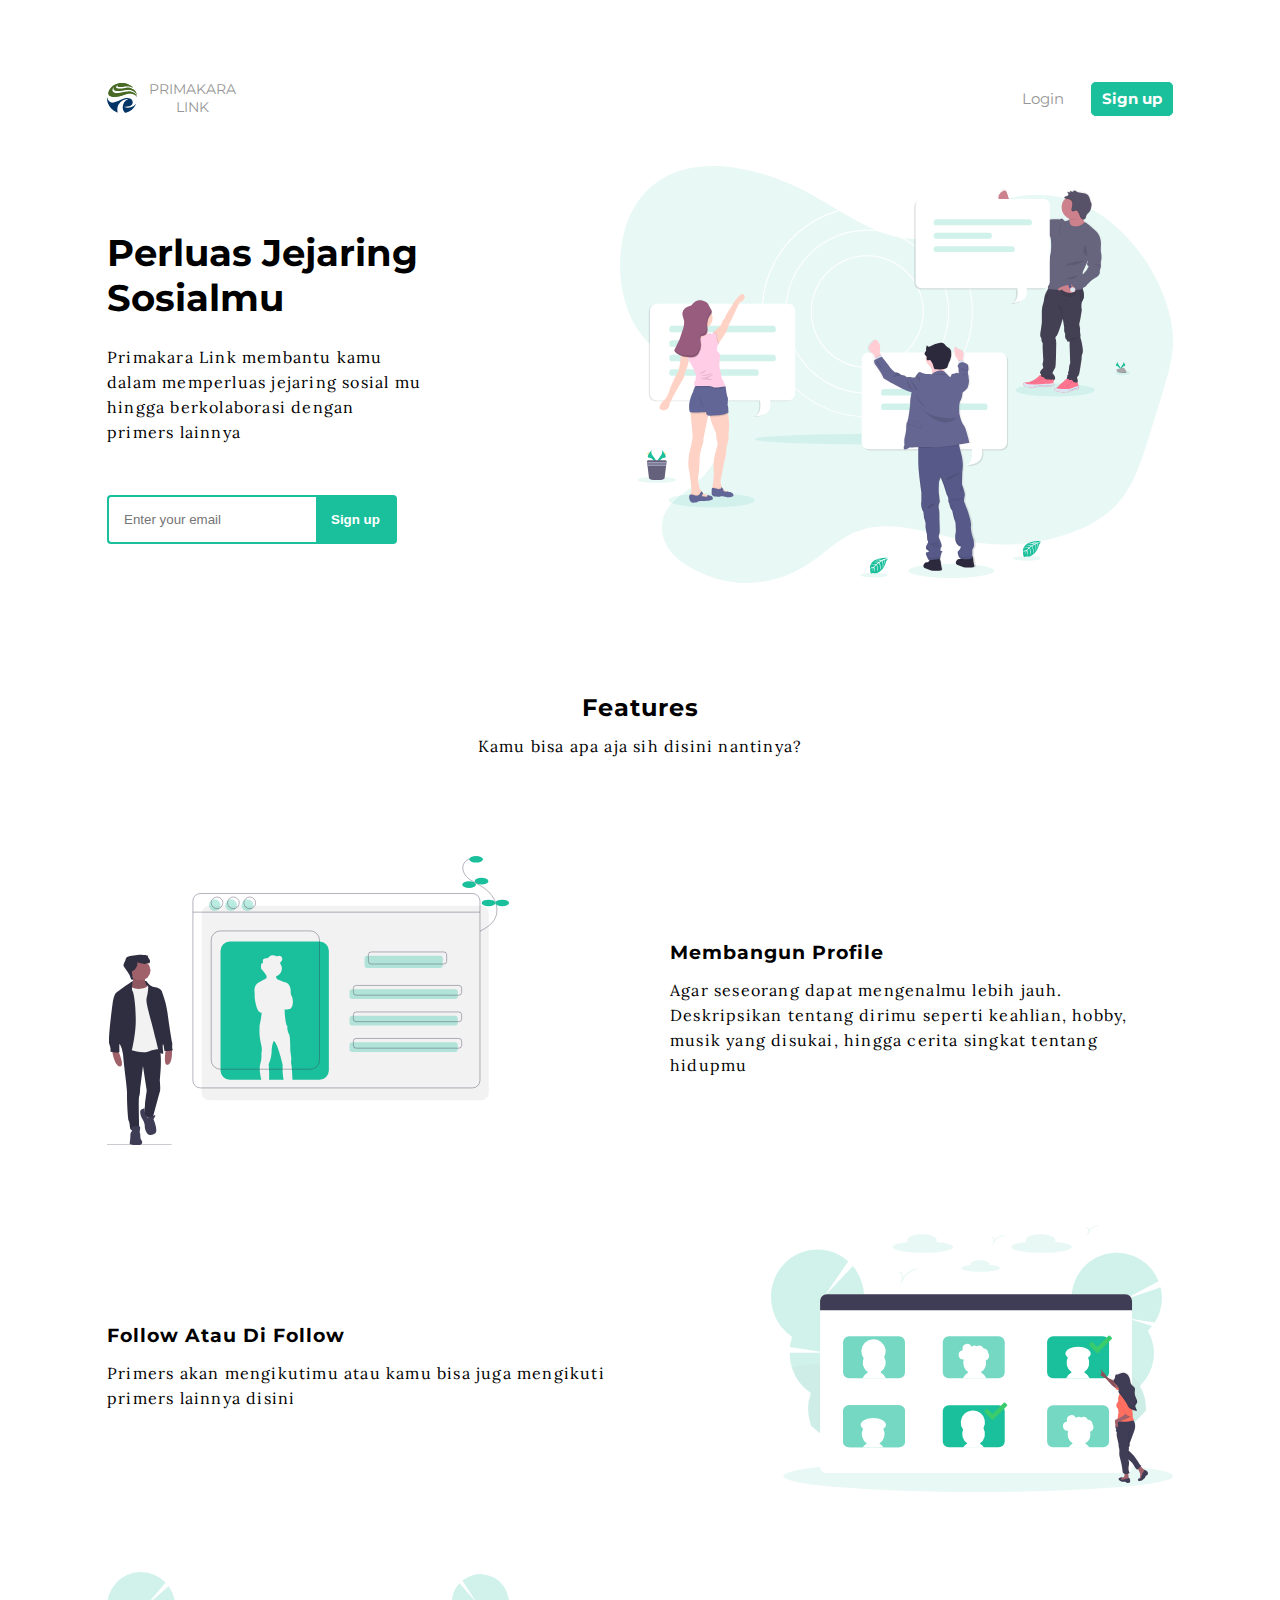
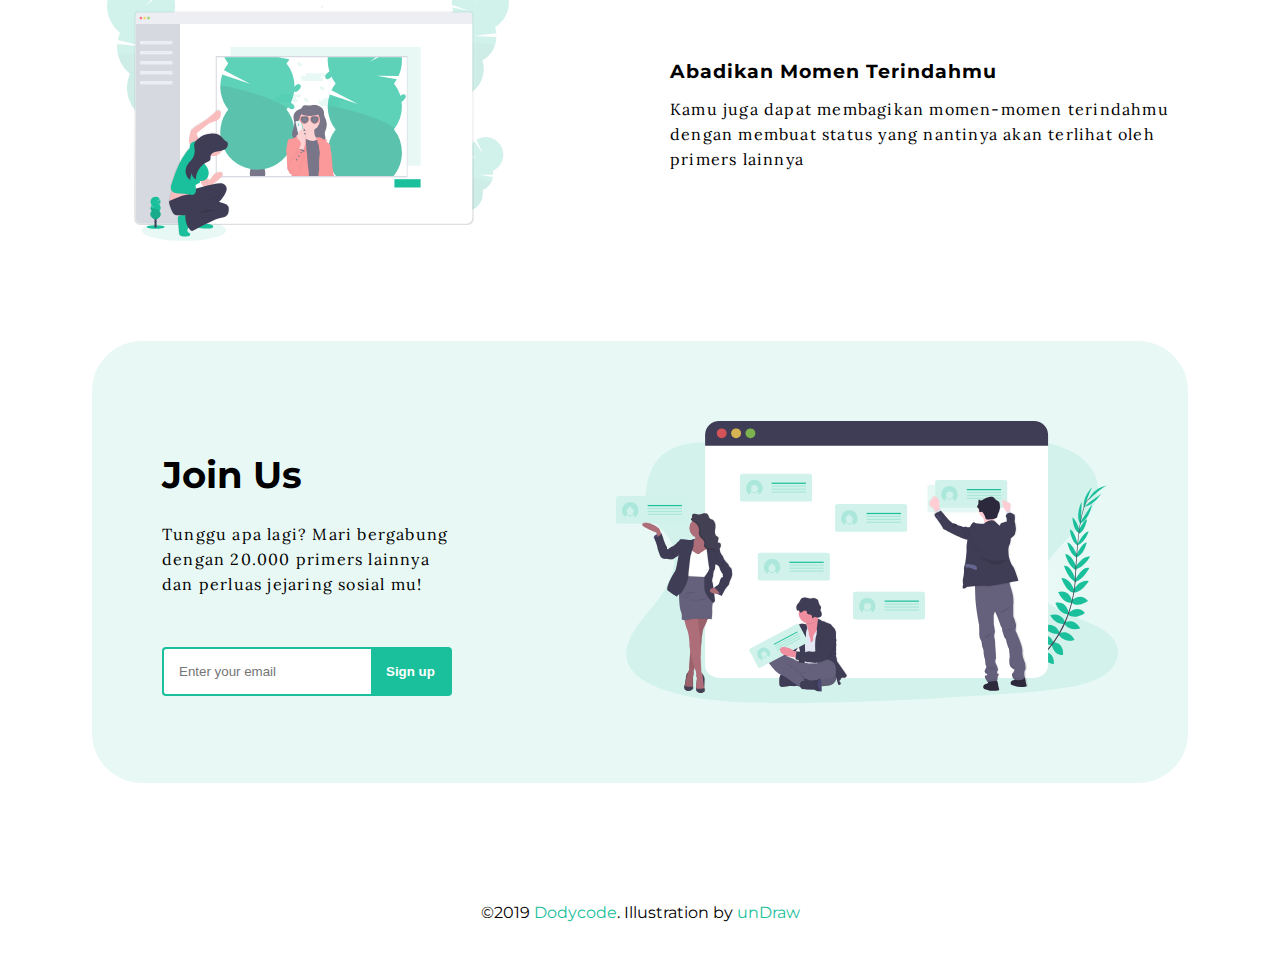
<file: index.html>
<!DOCTYPE html>
<html>

<head>
    <meta charset="utf-8">
    <meta content="width=device-width, initial-scale=1" name="viewport">
    <title>Primakara Link - Perluas jejaring sosialmu dengan primers lainnya</title>
    <link rel="stylesheet" type="text/css" href="css/bootstrap-grid.min.css">
    <link href="https://fonts.googleapis.com/css?family=Montserrat:300,400|Lora" rel="stylesheet">
    <link rel="stylesheet" type="text/css" href="css/custom-style.css">
    <link rel="apple-touch-icon" sizes="180x180" href="/apple-touch-icon.png">
	<link rel="icon" type="image/png" sizes="32x32" href="/favicon-32x32.png">
	<link rel="icon" type="image/png" sizes="16x16" href="/favicon-16x16.png">
	<link rel="manifest" href="/site.webmanifest">
</head>

<body>
    <div class="main-wrapper">
        <!-- Header -->
        <header class="main-header">
            <!-- Navigation -->
            <div class="main-nav">
                <div class="container d-flex justify-content-between align-items-center">
                    <div class="main-nav-logo">
                        <img src="img/main-logo.svg">
                        <span class="d-none d-lg-inline-block">Primakara <br />Link</span>
                    </div>
                    <nav class="main-nav-links">
                        <a href="/pages/login.html">Login</a>
                        <a class="btn-link" href="/pages/register.html">Sign up</a>
                    </nav>
                </div>
            </div>
            <!-- Banner -->
            <div class="main-banner">
                <div class="row d-flex justify-content-between align-items-center">
                    <div class="col">
                        <div class="container">
                            <h1 class="lead">Perluas jejaring sosialmu</h1>
                            <p class="desc">Primakara Link membantu kamu dalam memperluas jejaring sosial mu hingga berkolaborasi dengan primers lainnya</p>
                            <form autocomplete="off" action="/pages/register.html" method="get">
                                <div class="input-group">
                                    <input type="text" name="email" placeholder="Enter your email" required>
                                    <div class="input-group-prepend">
                                        <button type="submit">Sign up</button>
                                    </div>
                                </div>
                            </form>
                        </div>
                    </div>
                    <div class="col-lg-8 d-none d-lg-block">
                        <div class="container d-flex flex-column align-items-end">
                            <img src="img/header-bg.svg">
                        </div>
                    </div>
                </div>
            </div>
        </header>
        <main class="content-section">
            <div class="content-section-heading d-flex flex-column align-items-center">
                <h2>Features</h2>
                <p>Kamu bisa apa aja sih disini nantinya?</p>
            </div>
            <div class="content-section-main">
                <div class="row d-flex justify-content-between align-items-center">
                    <div class="col-6">
                        <div class="container d-flex flex-column align-items-start">
                            <img src="img/feature-1.svg">
                        </div>
                    </div>
                    <div class="col">
                        <div class="container">
                            <h3>Membangun Profile</h3>
                            <p>Agar seseorang dapat mengenalmu lebih jauh. Deskripsikan tentang dirimu seperti keahlian, hobby, musik yang disukai, hingga cerita singkat tentang hidupmu</p>
                        </div>
                    </div>
                </div>
                <div class="row d-flex justify-content-between align-items-center">
                    <div class="col-6 order-1">
                        <div class="container">
                            <h3>Follow atau di Follow</h3>
                            <p>Primers akan mengikutimu atau kamu bisa juga mengikuti primers lainnya disini</p>
                        </div>
                    </div>
                    <div class="col order-2">
                        <div class="container d-flex flex-column align-items-end">
                            <img src="img/feature-2.svg">
                        </div>
                    </div>
                </div>
                <div class="row d-flex justify-content-between align-items-center" style="margin-bottom: 100px">
                    <div class="col-6">
                        <div class="container d-flex flex-column align-items-start">
                            <img src="img/feature-3.svg">
                        </div>
                    </div>
                    <div class="col">
                        <div class="container">
                            <h3>Abadikan momen terindahmu</h3>
                            <p>Kamu juga dapat membagikan momen-momen terindahmu dengan membuat status yang nantinya akan terlihat oleh primers lainnya</p>
                        </div>
                    </div>
                </div>
                <div class="section-three">
                    <div class="container">
                        <div class="row d-flex justify-content-between align-items-center mb-0">
                            <div class="col">
                                <h1 class="lead">Join us</h1>
                                <p class="desc">Tunggu apa lagi? Mari bergabung dengan 20.000 primers lainnya dan perluas jejaring sosial mu!</p>
                                <form autocomplete="off" action="/pages/register.html" method="get">
                                    <div class="input-group">
                                        <input type="text" name="username" placeholder="Enter your email" required>
                                        <div class="input-group-prepend">
                                            <button type="submit">Sign up</button>
                                        </div>
                                    </div>
                                </form>
                            </div>
                            <div class="col-lg-8 d-none d-lg-block">
                                <div class="d-flex flex-column align-items-end">
                                    <img src="img/section-three.svg">
                                </div>
                            </div>
                        </div>
                    </div>
                </div>
            </div>
        </main>
        <footer class="main-footer d-flex flex-column align-items-center">
        	<div class="main-footer-content">
        		&copy;2019 <a href="https://github.com/dodycode" target="_blank">Dodycode</a>. Illustration by <a href="https://undraw.co/illustrations" target="_blank">unDraw</a>
        	</div>
        </footer>
    </div>
</body>

</html>
</file>
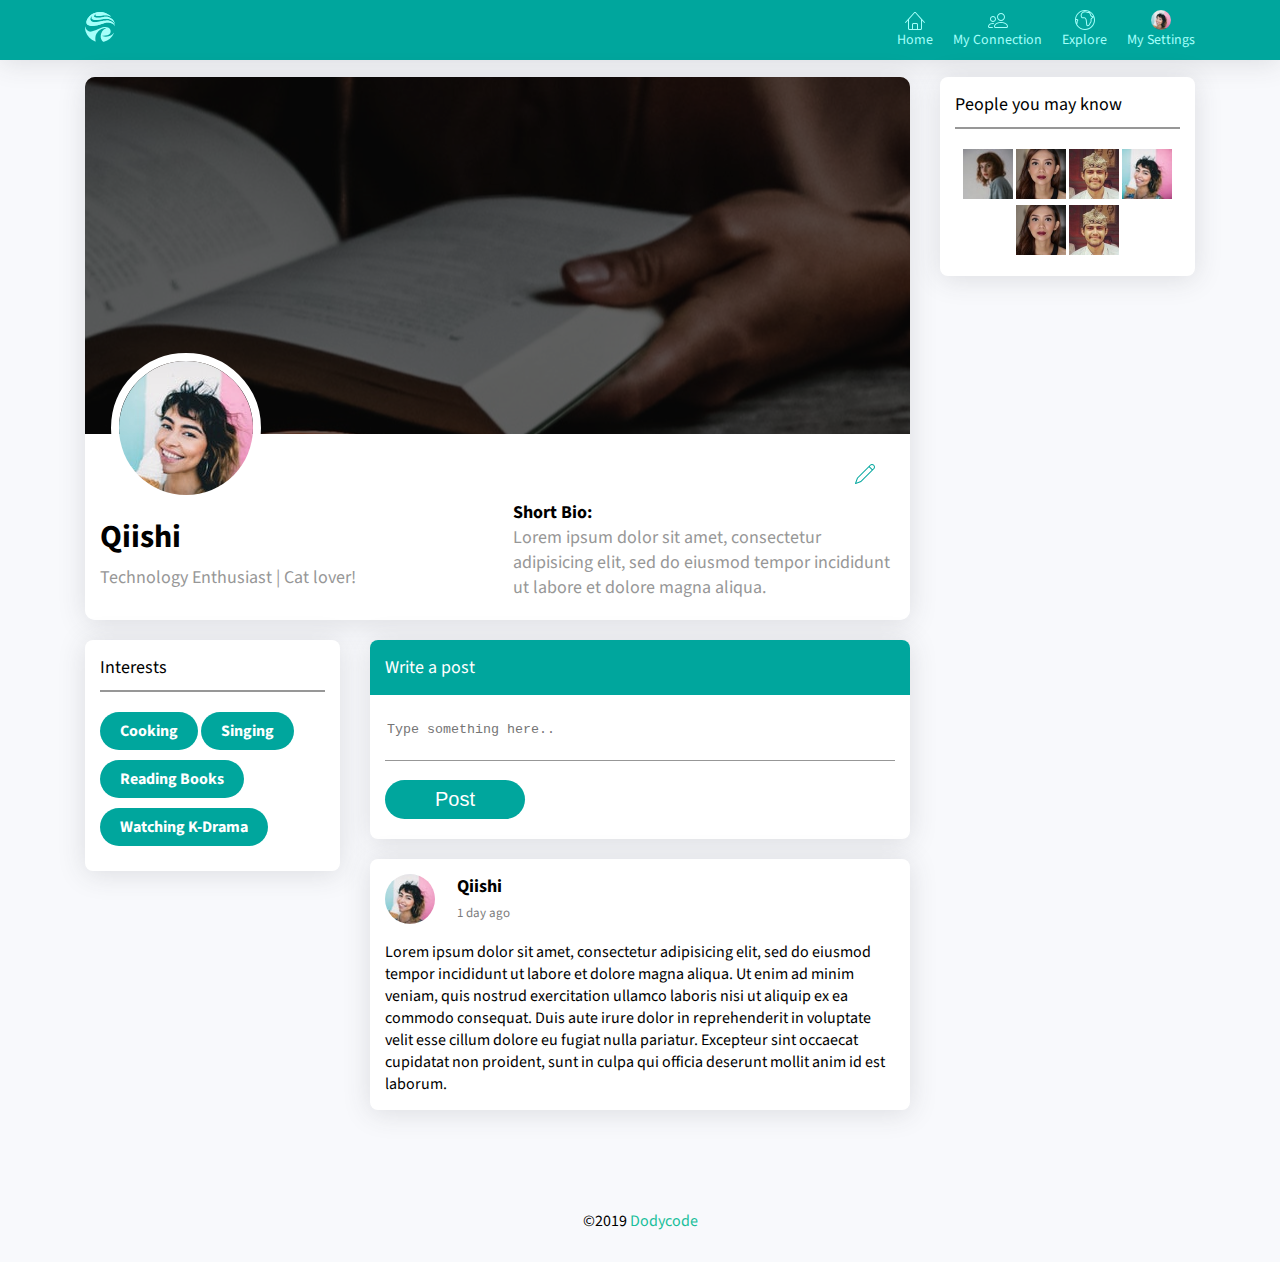
<file: pages/dashboard.html>
<!DOCTYPE html>
<html>

<head>
    <meta charset="utf-8">
    <meta content="width=device-width, initial-scale=1" name="viewport">
    <title>Primakara Link - Perluas jejaring sosialmu dengan primers lainnya</title>
    <link rel="stylesheet" type="text/css" href="../css/bootstrap-grid.min.css">
    <link rel="stylesheet" type="text/css" href="../css/dashboard.css">
    <link href="https://fonts.googleapis.com/css?family=Source+Sans+Pro:400,700" rel="stylesheet">
</head>

<body>
    <header class="main-header shadow">
        <div class="container d-flex justify-content-between align-items-center">
            <a href="/">
                <div class="main-nav-logo">
                    <img src="../img/primakara-logo.svg">
                </div>
            </a>
            <button id="mobile-nav-toggle" class="mobile-nav-toggle">
                <img id="open" src="../img/lnr-menu.svg" />
                <img id="close" src="../img/lnr-cross.svg" style="display: none;" />
            </button>
            <nav class="main-nav-links d-flex desktop">
                <a href="#" class="d-flex flex-column align-items-center">
                    <img src="../img/lnr-home.svg" />
                    <span>Home</span>
                </a>
                <a href="#" class="d-flex flex-column align-items-center">
                    <img src="../img/lnr-users.svg" />
                    <span>My Connection</span>
                </a>
                <a href="#" class="d-flex flex-column align-items-center">
                    <img src="../img/lnr-earth.svg" />
                    <span>Explore</span>
                </a>
                <a href="#" class="d-flex flex-column align-items-center">
                    <img class="rounded-circle" src="../img/user.jpg" />
                    <span>My Settings</span>
                </a>
            </nav>
        </div>
    </header>
    <main>
        <div class="container">
            <div class="row">
                <div class="col-lg-9">
                    <!-- section: User info -->
                    <div class="main-user-info shadow">
                        <div class="main-user-info-cover">
                            <div class="centercrop">
                                <img src="../img/bg-cover-user.jpg">
                            </div>
                        </div>
                        <div class="main-user-info-desc">
                            <div class="main-user-avatar">
                                <img src="../img/user-main-avatar.jpg" alt="Qiishi">
                            </div>
                            <div class="main-user-desc">
                                <div class="container">
                                    <div class="row flex-column flex-md-row">
                                        <div class="col" style="margin-top: 60px;">
                                            <h1>Qiishi</h1>
                                            <p>Technology Enthusiast | Cat lover!</p>
                                        </div>
                                        <div class="col">
                                            <div class="edit-btn">
                                                <img src="../img/lnr-pencil.svg">
                                            </div>
                                            <div class="additional-info">
                                                <p style="color: #000;font-weight: 700;">Short Bio: </p>
                                                <p>Lorem ipsum dolor sit amet, consectetur adipisicing elit, sed do eiusmod
                                                    tempor incididunt ut labore et dolore magna aliqua. </p>
                                            </div>
                                        </div>
                                    </div>
                                </div>
                            </div>
                        </div>
                    </div>
                    <!-- Section: posts -->
                    <div class="main-post">
                        <div class="row">
                            <div class="col">
                                <div class="card shadow">
                                    <div class="container">
                                        <div class="card-header">
                                            <span>Interests</span>
                                        </div>
                                        <div class="card-content">
                                            <span class="badge d-inline-block">Cooking</span>
                                            <span class="badge d-inline-block">Singing</span>
                                            <span class="badge d-inline-block">Reading Books</span>
                                            <span class="badge d-inline-block">Watching K-Drama</span>
                                        </div>
                                    </div>
                                </div>
                            </div>
                            <div class="col-lg-8">
                                <!-- Section: Write a post -->
                                <div class="card shadow no-pad">
                                    <div class="card-header with-bg">
                                        <div class="container" style="padding-top:15px;padding-bottom:5px;">
                                            <span>Write a post</span>
                                        </div>
                                    </div>
                                    <div class="card-content">
                                        <div class="container" style="padding-top:5px;padding-bottom:20px;">
                                            <textarea placeholder="Type something here.."></textarea>
                                            <button class="submit-post-btn">Post</button>
                                        </div>
                                    </div>
                                </div>
                                <!-- Section: Posts -->
                                <div class="card posts shadow">
                                    <div class="container">
                                        <div class="card-header">
                                            <img class="d-inline-block" src="../img/user.jpg">
                                            <span class="post-user-info d-inline-block">
                                                <p>Qiishi</p>
                                                <span>1 day ago</span>
                                            </span>
                                        </div>
                                        <div class="card-content">
                                            Lorem ipsum dolor sit amet, consectetur adipisicing elit, sed do eiusmod
                                            tempor incididunt ut labore et dolore magna aliqua. Ut enim ad minim veniam,
                                            quis nostrud exercitation ullamco laboris nisi ut aliquip ex ea commodo
                                            consequat. Duis aute irure dolor in reprehenderit in voluptate velit esse
                                            cillum dolore eu fugiat nulla pariatur. Excepteur sint occaecat cupidatat non
                                            proident, sunt in culpa qui officia deserunt mollit anim id est laborum.
                                        </div>
                                    </div>
                                </div>
                            </div>
                        </div>
                    </div>
                </div>
                <div class="col">
                    <!-- Section: People you may know -->
                    <div class="card other-people shadow">
                        <div class="container">
                            <div class="card-header">
                                <span>People you may know</span>
                            </div>
                            <div class="card-content" style="text-align: center;">
                                <span class="rounded-circle d-inline-block">
                                    <img src="../img/user-2.jpg">
                                </span>
                                <span class="rounded-circle d-inline-block">
                                    <img src="../img/user-3.jpg">
                                </span>
                                <span class="rounded-circle d-inline-block">
                                    <img src="../img/user-4.jpg">
                                </span>
                                <span class="rounded-circle d-inline-block">
                                    <img src="../img/user.jpg">
                                </span>
                                <span class="rounded-circle d-inline-block">
                                    <img src="../img/user-3.jpg">
                                </span>
                                <span class="rounded-circle d-inline-block">
                                    <img src="../img/user-4.jpg">
                                </span>
                            </div>
                        </div>
                    </div>
                </div>
            </div>
        </div>
    </main>
    <footer class="main-footer d-flex flex-column align-items-center">
        <div class="main-footer-content">
            &copy;2019 <a href="https://github.com/dodycode" target="_blank">Dodycode</a>
        </div>
    </footer>

    <!-- Mobile nav -->
    <nav id="mobile-nav" class="main-nav-links d-flex flex-column mobile">
        <a href="#" class="d-flex flex-column">
            <span>Home</span>
        </a>
        <a href="#" class="d-flex flex-column">
            <span>My Connection</span>
        </a>
        <a href="#" class="d-flex flex-column">
            <span>Explore</span>
        </a>
        <a href="#" class="d-flex flex-column">
            <span>My Settings</span>
        </a>
    </nav>

    <script src="../js/app.js"></script>
</body>

</html>
</file>
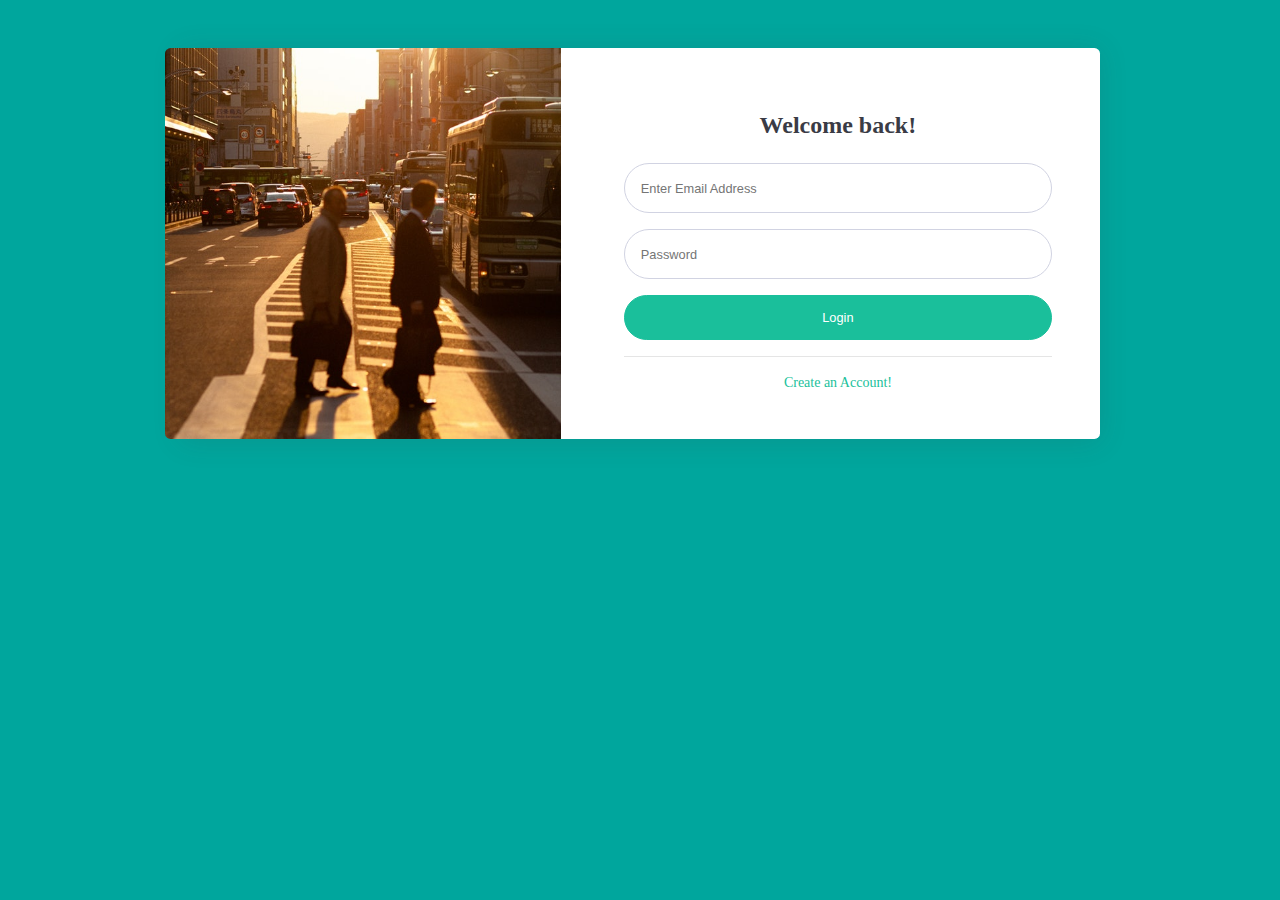
<file: pages/login.html>
<!DOCTYPE html>
<html>
<head>
	<meta charset="utf-8">
    <meta content="width=device-width, initial-scale=1" name="viewport">
    <title>Primakara Link - Perluas jejaring sosialmu dengan primers lainnya</title>
    <link rel="stylesheet" type="text/css" href="../css/bootstrap-grid.min.css">
    <link rel="stylesheet" type="text/css" href="../css/auth.css">
    <link href="https://fonts.googleapis.com/css?family=Nunito:300,400" rel="stylesheet">
</head>
<body>
	<div class="container">
		<div class="row justify-content-center">
			<div class="col-xl-10 col-lg-12 col-md-9">
				<div class="card shadow my-5">
					<div class="card-body">
						<div class="row">
							<div class="col-lg-5 d-none d-lg-block bg-image"></div>
							<div class="col-lg-7">
								<div class="p-5">
									<div class="text-center">
										<h1 class="h4 text-gray mb-4">Welcome back!</h1>
									</div>
									<form autocomplete="off" action="/pages/dashboard.html" method="get">
										<div class="form-group">
											<input type="email" name="email" class="form-control" placeholder="Enter Email Address">
										</div>
										<div class="form-group">
											<input type="password" name="password" class="form-control" placeholder="Password">
										</div>
										<input type="submit" class="btn-submit" value="Login">
										<hr>
										<div class="text-center">
											<a href="register.html" class="small">Create an Account!</a>
										</div>
									</form>
								</div>
							</div>
						</div>
					</div>
				</div>
			</div>
		</div>
	</div>
</body>
</html>
</file>
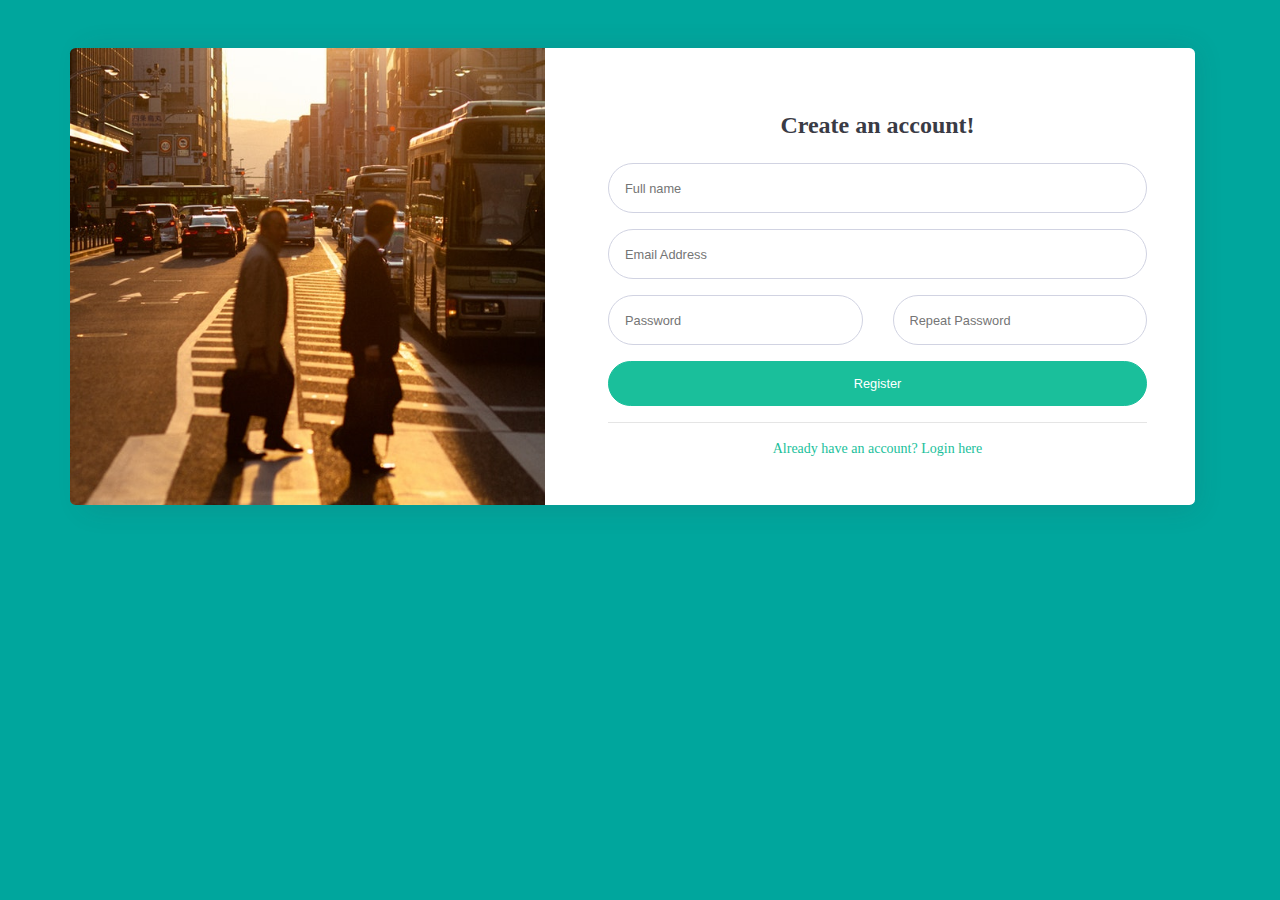
<file: pages/register.html>
<!DOCTYPE html>
<html>
<head>
	<meta charset="utf-8">
    <meta content="width=device-width, initial-scale=1" name="viewport">
    <title>Primakara Link - Perluas jejaring sosialmu dengan primers lainnya</title>
    <link rel="stylesheet" type="text/css" href="../css/bootstrap-grid.min.css">
    <link rel="stylesheet" type="text/css" href="../css/auth.css">
    <link href="https://fonts.googleapis.com/css?family=Nunito:300,400" rel="stylesheet">
</head>
<body>
	<div class="container">
		<div class="card shadow my-5">
			<div class="card-body">
				<div class="row">
					<div class="col-lg-5 d-none d-lg-block bg-image"></div>
					<div class="col-lg-7">
						<div class="p-5">
							<div class="text-center">
								<h1 class="h4 text-gray mb-4">Create an account!</h1>
							</div>
							<form autocomplete="off" action="/pages/dashboard.html" method="get">
								<div class="form-group">
									<input type="text" name="name" class="form-control" placeholder="Full name">
								</div>
								<div class="form-group">
									<input type="email" name="email" class="form-control" placeholder="Email Address">
								</div>
								<div class="form-group row">
									<div class="col-sm-6 mb-3 mb-sm-0">
										<input type="password" name="password" class="form-control" placeholder="Password">
									</div>
									<div class="col-sm-6 mb-3 mb-sm-0">
										<input type="password" name="password" class="form-control" placeholder="Repeat Password">
									</div>
								</div>
								<input type="submit" class="btn-submit" value="Register">
								<hr>
								<div class="text-center">
									<a href="login.html" class="small">Already have an account? Login here</a>
								</div>
							</form>
						</div>
					</div>
				</div>
			</div>
		</div>
	</div>
</body>
</html>
</file>
<file: css/custom-style.css>
body {
    font-family: 'Montserrat', sans-serif;
    margin: 0;
    padding: 0;
}

input:focus,
a:focus,
button:focus {
    outline: none;
}

.main-wrapper {
    max-width: 1096px;
    margin: 0 auto;
}

.main-header {
    padding: 60px 0;
}

.main-nav {
    padding: 20px 0;
}

.main-nav-logo img,
.main-nav-logo span {
    display: inline-block;
    vertical-align: middle;
}

.main-nav-logo img {
    margin-right: 8px;
}

.main-nav-logo span {
    font-weight: 400;
    text-transform: uppercase;
    letter-spacing: 0px;
    text-align: center;
    font-size: 14px;
    color: #969696;
}

.main-nav-links a {
    text-decoration: none;
    color: #969696;
    margin-right: 23px;
    font-size: 15px;
    letter-spacing: 0;
}

.main-nav-links a:nth-last-of-type(1) {
    margin-right: 0;
}

.btn-link {
    background-color: #1abf9b;
    border: 1px solid #1abf9b;
    color: #fff !important;
    padding: 6px 10px 7px 10px;
    font-weight: 700;
    border-radius: 5px;
}

.main-banner {
    padding: 30px 0;
}

.main-banner .lead,
.section-three .lead {
    font-weight: 700;
    font-size: 37px;
    text-transform: capitalize;
}

.main-banner .desc,
.section-three .desc {
    font-family: 'Lora', serif;
    line-height: 25px;
    font-size: 16px;
    letter-spacing: 1.2px;
    margin-bottom: 50px;
}

.main-banner img {
    width: 80%;
}

.input-group {
    position: relative;
    display: -ms-flexbox;
    display: flex;
    -ms-flex-wrap: wrap;
    flex-wrap: wrap;
    -ms-flex-align: stretch;
    align-items: stretch;
    width: 100%;
}

.input-group input {
    display: block;
    ;
    background-color: #fff;
    border: none;
    border-top-left-radius: .25rem;
    border-bottom-left-radius: .25rem;
    border-top: 2px solid #1abf9b;
    border-bottom: 2px solid #1abf9b;
    border-left: 2px solid #1abf9b;
    padding: 15px;
}

.input-group button {
    background-color: #1abf9b;
    color: #fff !important;
    padding: 15px;
    font-weight: 700;
    border: none;
    border-top-right-radius: .25rem;
    border-bottom-right-radius: .25rem;
    border-top: 2px solid #1abf9b;
    border-bottom: 2px solid #1abf9b;
    border-right: 2px solid #1abf9b;
    cursor: pointer;
}

.content-section-heading {
    margin-bottom: 100px;
}

.content-section-main .row{
    margin-bottom: 80px;
}

.content-section-heading h2,
.content-section-main h3{
    margin-bottom: 14px;
    letter-spacing: 1px;
    text-transform: capitalize;
}

.content-section-heading p,
.content-section-main p{
    font-family: 'Lora', serif;
    letter-spacing: 1.2px;
    margin: 0;
}

.content-section-main p{
    line-height: 25px;
}

.content-section-main img{
    width: 80%;
}

.section-three {
    background-color: #E8F9F5;
    border-radius: 50px;
    padding: 80px 55px 80px 55px;
    margin-bottom: 120px;
}

.main-footer-content{
    padding-bottom: 50px;
}

.main-footer-content a{
    text-decoration: none;
    color: #1abf9b;
}

@media screen and (max-width: 1096px){
    .main-wrapper{
        max-width: 100%;
        padding: 0 16px;
    }

    .main-header{
        height: 500px;
    }

    .input-group input{
        position: relative;
        -ms-flex: 1 1 auto;
        flex: 1 1 auto;
        width: 1%;
        margin-bottom: 0;
    }
}

@media screen and (max-width: 580px){
    .main-banner .lead, .section-three .lead{
        font-size: 32px;
    }

    .content-section-heading p, .content-section-main p{
        letter-spacing: 0;
    }

    .content-section-main img{
        width: 100%;
    }

    .align-items-start,
    .align-items-end{
        align-items: center!important;
    }

    .col-6{
        -ms-flex: 0 0 100%!important;
        flex: 0 0 100%!important;
        max-width: 100%!important;
    }

    .main-banner .desc, .section-three .desc{
        font-size: 14px;
    }

    .section-three{
        padding: 25px 20px 40px 20px;
    }

    .main-footer-content{
        padding-bottom: 30px;
        font-size: 13px;
    }

    .order-2{
        -ms-flex-order: 1;
        order: 1;
    }

    .order-1{
        -ms-flex-order: 2;
        order: 2;
    }
}
</file>
<file: css/dashboard.css>
body {
    font-family: 'Source Sans Pro', sans-serif;
    margin: 0;
    padding: 0;
    background-color: #f8f9fc;
    width: 100%;
}

input:focus,
a:focus,
button:focus,
textarea:focus {
    outline: none;
}

main {
    margin-bottom: 80px;
}

.main-header {
    background-color: #00a69d;
    color: #fff;
    width: 100%;
    padding: 10px 0;
    margin-bottom: 17px;
}

.main-nav-links img {
    width: 20px;
    height: 20px;
}

.main-nav-links a {
    color: #a5fffa;
    font-size: 14px;
    text-decoration: none;
    margin-right: 20px;
}

.main-nav-links a:nth-last-of-type(1) {
    margin-right: 0;
}

.main-nav-links .rounded-circle {
    border-radius: 50%;
    border-color: #a5fffa;
}

.shadow {
    -webkit-box-shadow: 0 .15rem 1.75rem 0 rgba(58, 59, 69, .15);
    box-shadow: 0 .15rem 1.75rem 0 rgba(58, 59, 69, .15);
}

.centercrop {
    width: 100%;
    height: 100%;
    overflow: hidden;
    position: relative;
}

.main-user-info {
    border-radius: 10px;
    margin-bottom: 20px;
}

.main-user-info-cover {
    width: 100%;
    height: 357px;
    position: relative;
}

.main-user-info-cover:after {
    background: rgba(0, 0, 0, 0.6);
    width: 100%;
    height: 357px;
    position: absolute;
    left: 0;
    top: 0;
    content: "";
}

.main-user-info-cover img {
    min-width: 100%;
    min-height: 100%;
    height: auto;
    display: block;
    position: relative;
    top: 50%;
    left: 50%;
    transform: translate(-50%, -50%);
}

.main-user-info-cover,
.main-user-info-cover:after,
.centercrop {
    border-top-left-radius: 10px;
    border-top-right-radius: 10px;
}

.main-user-info-desc {
    padding: 20px 0;
    background-color: #fff;
    border-bottom-left-radius: 10px;
    border-bottom-right-radius: 10px;
    position: relative;
}

.main-user-avatar {
    width: 150px;
    height: 150px;
    position: absolute;
    top: -81px;
    left: 5%;
    border-radius: 50%;
    border: 8px solid #fff;
    background-color: #fff;
    transform: translateX(-10%);
    overflow: hidden;
}

.main-user-desc h1 {
    margin-top: 0;
    margin-bottom: 5px;
}

.main-user-desc p {
    color: #979797;
    font-size: 18px;
    margin: 0;
}

.main-user-desc .edit-btn {
    text-align: right;
    cursor: pointer;
    transition: all 0.3s;
    padding: 10px 20px;
}

.card {
    background-color: #fff;
    padding: 15px 0;
    border-radius: 8px;
    margin-bottom: 20px;
}

.card-header {
    font-size: 18px;
    margin-bottom: 20px;
    border-bottom: 2px solid #979797;
    padding-bottom: 10px;
}

.card-header.with-bg {
    border-bottom: none;
    background-color: #00a69d;
    color: #fff;
    border-top-right-radius: 8px;
    border-top-left-radius: 8px;
}

.card-content textarea {
    width: 100%;
    border: none;
    resize: none;
    border-bottom: 1px solid #979797;
    padding-bottom: 8px;
}

.badge {
    background-color: #00a69d;
    color: #fff;
    border-color: #00a69d;
    padding: 8px 20px;
    font-weight: 700;
    margin-bottom: 10px;
    border-radius: 20px;
    cursor: pointer;
}

.no-pad {
    padding: 0;
}

.submit-post-btn {
    background-color: #00a69d;
    border: none;
    font-size: 20px;
    padding: 8px 50px;
    margin-top: 13px;
    border-radius: 29px;
    color: #fff;
    cursor: pointer;
}

.posts .card-header {
    border-bottom: none;
    margin-bottom: 0;
}

.posts .card-header img {
    border-radius: 50%;
    width: 50px;
    height: 50px;
    margin-right: 18px;
}

.posts .card-header>span {
    vertical-align: top;
}

.posts .card-header>span>p {
    margin: 0;
    font-size: 18px;
    font-weight: 700;
}

.posts .card-header>span>span {
    font-size: 13px;
    color: #7c7c7c;
}

.other-people img {
    width: 50px;
    height: 50px;
}

.main-footer-content {
    padding-bottom: 30px;
}

.main-footer-content a {
    text-decoration: none;
    color: #1abf9b;
}

.mobile {
    display: none;
}

.mobile-nav-toggle{
    display: none;
    appearance: none;
    -webkit-appearance: none;
    background-color: transparent;
    border: none;
    color: #fff;
    cursor: pointer;
}

#mobile-nav{
    display: none;
    position: fixed;
    top: 0;
    padding-top: 18px;
    bottom: 0;
    z-index: 998;
    background: rgba(0, 0, 0, 0.8);
    left: -260px;
    width: 260px;
    overflow-y: auto;
    transition: 0.4s;
    padding-left: 20px;
}

#mobile-nav a{
    color: #fff !important;
    font-size: 18px;
    text-align: left;
    margin-bottom: 15px;
}

@media screen and (max-width: 960px) {
    .desktop {
        display: none !important;
    }

    .mobile {
        display: block !important;
    }

    .mobile-nav-toggle{
        display: inline-block;
    }
}

@media screen and (max-width: 580px) {
    .flex-column .col {
        margin-bottom: 20px;
    }

    .main-footer-content {
        padding-bottom: 10px;
        font-size: 13px;
    }

}
</file>
<file: css/auth.css>
body {
    margin: 0;
    padding: 0;
    background-color: #00a69d;
}

input:focus,
a:focus,
button:focus,
textarea:focus {
    outline: none;
}

hr {
    margin-top: 1rem;
    margin-bottom: 1rem;
    border: 0;
    border-top: 1px solid rgba(0, 0, 0, .1);
}

a {
    color: #1abf9b;
    text-decoration: none;
    transition: all .3s;
}

a:hover {
    color: #00a69d;
}

.card {
    position: relative;
    display: -webkit-box;
    display: -ms-flexbox;
    display: flex;
    -webkit-box-orient: vertical;
    -webkit-box-direction: normal;
    -ms-flex-direction: column;
    flex-direction: column;
    min-width: 0;
    word-wrap: break-word;
    background-color: #fff;
    background-clip: border-box;
    border-radius: .35rem;
}

.card-body {
    -webkit-box-flex: 1;
    -ms-flex: 1 1 auto;
    flex: 1 1 auto;
}

.shadow {
    -webkit-box-shadow: 0 .15rem 1.75rem 0 rgba(58, 59, 69, .15);
    box-shadow: 0 .15rem 1.75rem 0 rgba(58, 59, 69, .15);
}

.bg-image {
    background: url(../img/auth.jpg);
    background-position: center;
    background-size: cover;
    border-top-left-radius: .35rem;
    border-bottom-left-radius: .35rem;
}

.text-center {
    text-align: center;
}

.text-gray {
    color: #3a3b45;
}

.h4 {
    font-size: 1.5rem;
}

.form-group {
    margin-bottom: 1rem;
}

.form-control {
    display: block;
    width: 100%;
    height: calc(1.5em + .75rem + 2px);
    padding: 1.5rem 1rem;
    font-size: .8rem;
    font-weight: 400;
    line-height: 1.5;
    color: #6e707e;
    background-color: #fff;
    background-clip: padding-box;
    border: 1px solid #d1d3e2;
    border-radius: 10rem;
    -webkit-transition: border-color .15s ease-in-out, -webkit-box-shadow .15s ease-in-out;
    transition: border-color .15s ease-in-out, -webkit-box-shadow .15s ease-in-out;
    transition: border-color .15s ease-in-out, box-shadow .15s ease-in-out;
    transition: border-color .15s ease-in-out, box-shadow .15s ease-in-out, -webkit-box-shadow .15s ease-in-out;
}

.btn-submit {
    display: block;
    font-weight: 400;
    color: #fff;
    background-color: #1abf9b;
    border: 1px solid #1abf9b;
    text-align: center;
    vertical-align: middle;
    -webkit-user-select: none;
    -moz-user-select: none;
    -ms-user-select: none;
    user-select: none;
    padding: .75rem 1rem;
    width: 100%;
    font-size: .8rem;
    line-height: 1.5;
    border-radius: 10rem;
    -webkit-transition: color .15s ease-in-out, background-color .15s ease-in-out, border-color .15s ease-in-out, -webkit-box-shadow .15s ease-in-out;
    transition: color .15s ease-in-out, background-color .15s ease-in-out, border-color .15s ease-in-out, -webkit-box-shadow .15s ease-in-out;
    transition: color .15s ease-in-out, background-color .15s ease-in-out, border-color .15s ease-in-out, box-shadow .15s ease-in-out;
    cursor: pointer;
    transition: color .15s ease-in-out, background-color .15s ease-in-out, border-color .15s ease-in-out, box-shadow .15s ease-in-out, -webkit-box-shadow .15s ease-in-out;
}

.small {
    font-size: 14px;
    font-weight: 400;
}
</file>
